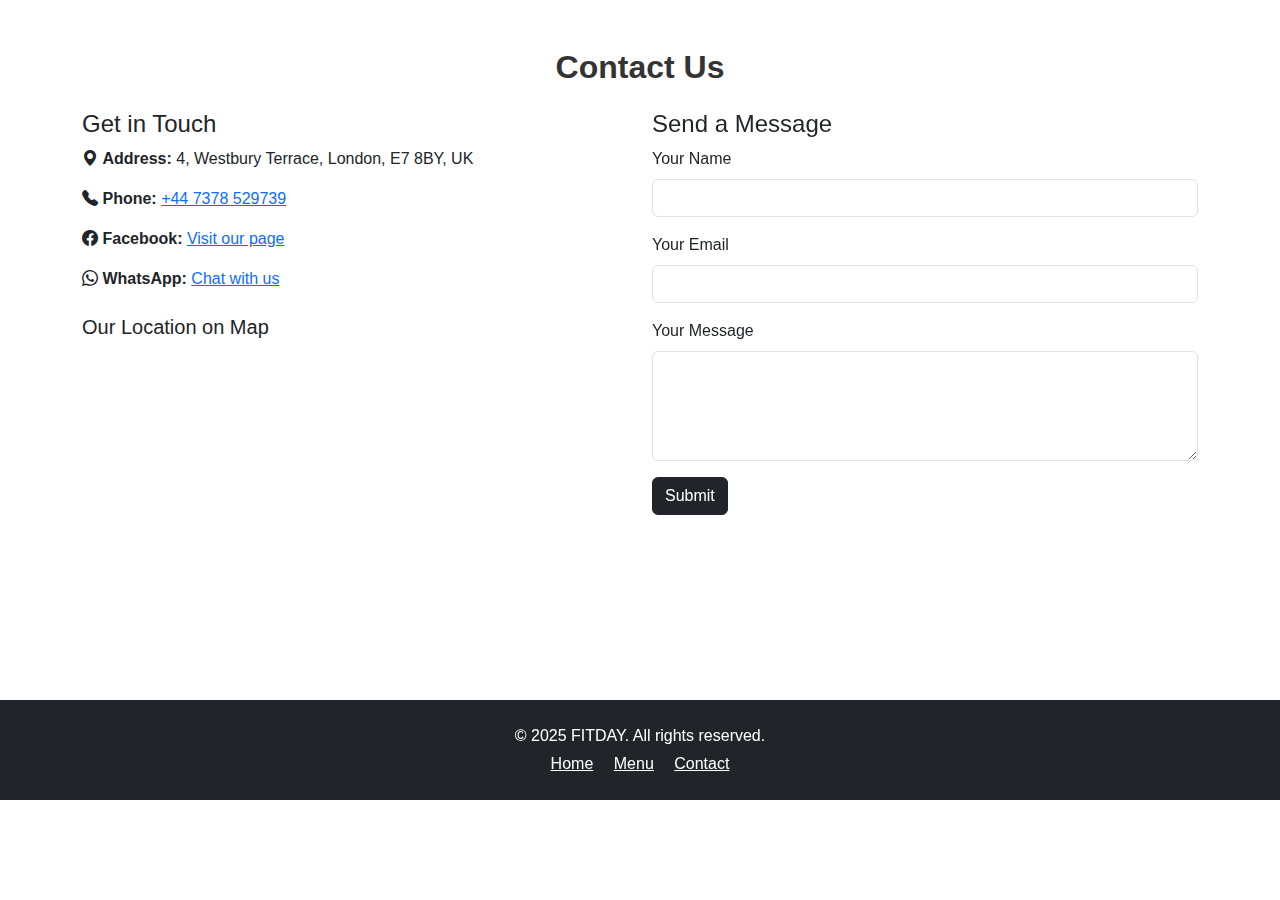
<file: index.html>
<!DOCTYPE html>
<html lang="en">
<head>
  <meta charset="UTF-8" />
  <meta name="viewport" content="width=device-width, initial-scale=1.0"/>
  <title>Contact Us - FITDAY</title>

  <link href="https://cdn.jsdelivr.net/npm/bootstrap@5.3.7/dist/css/bootstrap.min.css" rel="stylesheet"/>
  <link href="https://cdn.jsdelivr.net/npm/bootstrap-icons@1.10.5/font/bootstrap-icons.css" rel="stylesheet"/>
  <link rel="stylesheet" href="style.css"/>

  <script src="https://cdn.jsdelivr.net/npm/bootstrap@5.3.7/dist/js/bootstrap.bundle.min.js"></script>
</head>
<body>

<section class="py-5">
  <div class="container">
    <h2 class="text-center mb-4">Contact Us</h2>

    <div class="row g-4">
      <!-- Contact Info -->
      <div class="col-md-6">
        <h4>Get in Touch</h4>
        <p><i class="bi bi-geo-alt-fill"></i> <strong>Address:</strong> 4, Westbury Terrace, London, E7 8BY, UK</p>
        <p><i class="bi bi-telephone-fill"></i> <strong>Phone:</strong> <a href="tel:+447378529739">+44 7378 529739</a></p>
        <p><i class="bi bi-facebook"></i> <strong>Facebook:</strong> <a href="https://www.facebook.com/share/1AjSb1YmyS/" target="_blank">Visit our page</a></p>
        <p><i class="bi bi-whatsapp"></i> <strong>WhatsApp:</strong> <a href="https://wa.me/447378529739" target="_blank">Chat with us</a></p>

        <!-- Map Embed -->
        <div class="mt-4">
          <h5>Our Location on Map</h5>
          <iframe src="https://www.google.com/maps?q=4,+Westbury+Terrace,+London,+E7+8BY,+UK&output=embed"
                  width="100%" height="250" frameborder="0" style="border:0;" allowfullscreen></iframe>
        </div>
      </div>

      <!-- Contact Form -->
      <div class="col-md-6">
        <h4>Send a Message</h4>
        <form id="contactForm">
          <div class="mb-3">
            <label for="name" class="form-label">Your Name</label>
            <input type="text" class="form-control" id="name" required/>
          </div>
          <div class="mb-3">
            <label for="email" class="form-label">Your Email</label>
            <input type="email" class="form-control" id="email" required/>
          </div>
          <div class="mb-3">
            <label for="message" class="form-label">Your Message</label>
            <textarea class="form-control" id="message" rows="4" required></textarea>
          </div>
          <button type="submit" class="btn btn-dark">Submit</button>
        </form>
        <div id="formSuccess" class="alert alert-success mt-3 d-none">Thank you! We’ll be in touch soon.</div>
      </div>
    </div>
  </div>
</section>

<footer class="bg-dark text-white text-center py-4 mt-5">
  <div class="container">
    <p class="mb-1">© 2025 FITDAY. All rights reserved.</p>
    <p class="mb-0">
      <a href="index.html#home" class="text-white me-3">Home</a>
      <a href="index.html#menu" class="text-white me-3">Menu</a>
      <a href="contact.html" class="text-white">Contact</a>
    </p>
  </div>
</footer>

<script>
// Contact Form Handler
document.getElementById('contactForm').addEventListener('submit', function(e) {
  e.preventDefault();
  document.getElementById('formSuccess').classList.remove('d-none');
  this.reset();
});
</script>

</body>
</html>
</file>
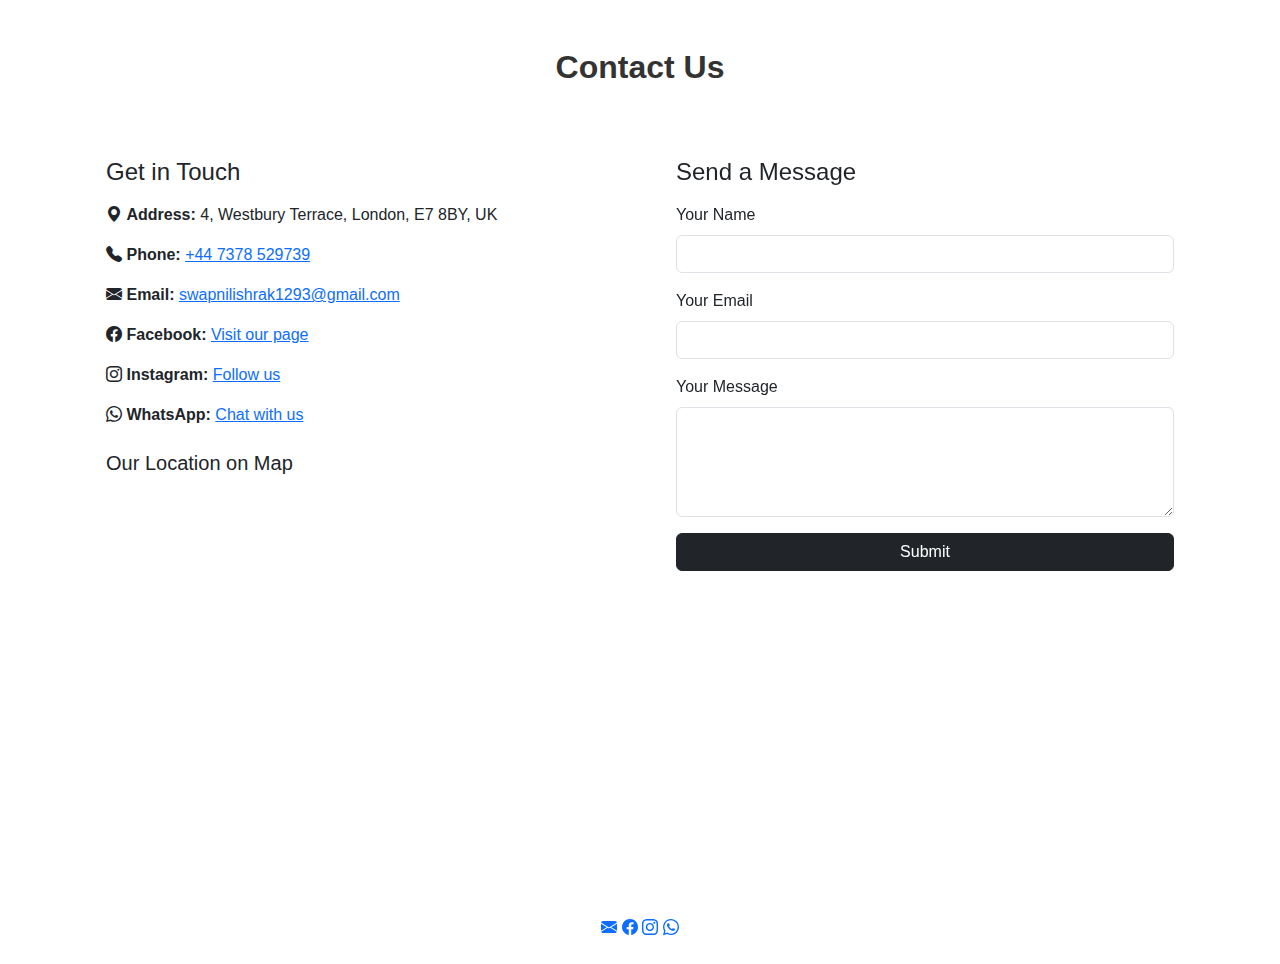
<file: swapnil/index.html>
<!DOCTYPE html>
<html lang="en">
<head>
  <meta charset="UTF-8"/>
  <meta name="viewport" content="width=device-width, initial-scale=1.0"/>
  <title>Contact Us - FITDAY</title>

  <!-- Bootstrap & Icons -->
  <link href="https://cdn.jsdelivr.net/npm/bootstrap@5.3.7/dist/css/bootstrap.min.css" rel="stylesheet"/>
  <link href="https://cdn.jsdelivr.net/npm/bootstrap-icons@1.10.5/font/bootstrap-icons.css" rel="stylesheet"/>
  <link rel="stylesheet" href="/swapnil/style.css"/>
  
  <script src="https://cdn.jsdelivr.net/npm/bootstrap@5.3.7/dist/js/bootstrap.bundle.min.js"></script>
</head>
<body>

<section class="py-5">
  <div class="container">
    <h2 class="text-center mb-5">Contact Us</h2>

    <div class="row g-4">
      <!-- Contact Info Card -->
      <div class="col-md-6">
        <div class="contact-card p-4 h-100">
          <h4 class="mb-3">Get in Touch</h4>
          <p><i class="bi bi-geo-alt-fill"></i> <strong>Address:</strong> 4, Westbury Terrace, London, E7 8BY, UK</p>
          <p><i class="bi bi-telephone-fill"></i> <strong>Phone:</strong> <a href="tel:+447378529739">+44 7378 529739</a></p>
          <p><i class="bi bi-envelope-fill"></i> <strong>Email:</strong> <a href="mailto:swapnilishrak1293@gmail.com">swapnilishrak1293@gmail.com</a></p>
          <p><i class="bi bi-facebook"></i> <strong>Facebook:</strong> <a href="https://www.facebook.com/share/1AjSb1YmyS/" target="_blank">Visit our page</a></p>
          <p><i class="bi bi-instagram"></i> <strong>Instagram:</strong> <a href="https://www.instagram.com/sheikh_ishrak?igsh=MTEwemFpbm05dnM0Mw==" target="_blank">Follow us</a></p>
          <p><i class="bi bi-whatsapp"></i> <strong>WhatsApp:</strong> <a href="https://wa.me/447378529739" target="_blank">Chat with us</a></p>

          <div class="mt-4">
            <h5>Our Location on Map</h5>
            <iframe src="https://www.google.com/maps?q=4,+Westbury+Terrace,+London,+E7+8BY,+UK&output=embed"
                    width="100%" height="250" frameborder="0" allowfullscreen></iframe>
          </div>
        </div>
      </div>

      <!-- Contact Form Card -->
      <div class="col-md-6">
        <div class="contact-card p-4 h-100">
          <h4 class="mb-3">Send a Message</h4>
          <form id="contactForm">
            <div class="mb-3">
              <label for="name" class="form-label">Your Name</label>
              <input type="text" class="form-control" id="name" required/>
            </div>
            <div class="mb-3">
              <label for="email" class="form-label">Your Email</label>
              <input type="email" class="form-control" id="email" required/>
            </div>
            <div class="mb-3">
              <label for="message" class="form-label">Your Message</label>
              <textarea class="form-control" id="message" rows="4" required></textarea>
            </div>
            <button type="submit" class="btn btn-dark w-100">Submit</button>
          </form>
          <div id="formSuccess" class="alert alert-success mt-3 d-none">Thank you! We’ll be in touch soon.</div>
        </div>
      </div>
    </div>
  </div>
</section>

<!-- Footer -->
<footer class="text-white text-center py-4 mt-5">
  <div class="container">
    <p class="mb-2">© 2025 FITDAY. All rights reserved.</p>
    <div>
      <a href="mailto:swapnilishrak1293@gmail.com" class="email"><i class="bi bi-envelope-fill"></i></a>
      <a href="https://www.facebook.com/share/1AjSb1YmyS/" target="_blank" class="facebook"><i class="bi bi-facebook"></i></a>
      <a href="https://www.instagram.com/sheikh_ishrak?igsh=MTEwemFpbm05dnM0Mw==" target="_blank" class="instagram"><i class="bi bi-instagram"></i></a>
      <a href="https://wa.me/447378529739" target="_blank" class="whatsapp"><i class="bi bi-whatsapp"></i></a>
    </div>
  </div>
</footer>

<script>
// Contact Form Handler
document.getElementById('contactForm').addEventListener('submit', function(e) {
  e.preventDefault();
  document.getElementById('formSuccess').classList.remove('d-none');
  this.reset();
});
</script>

</body>
</html>
</file>
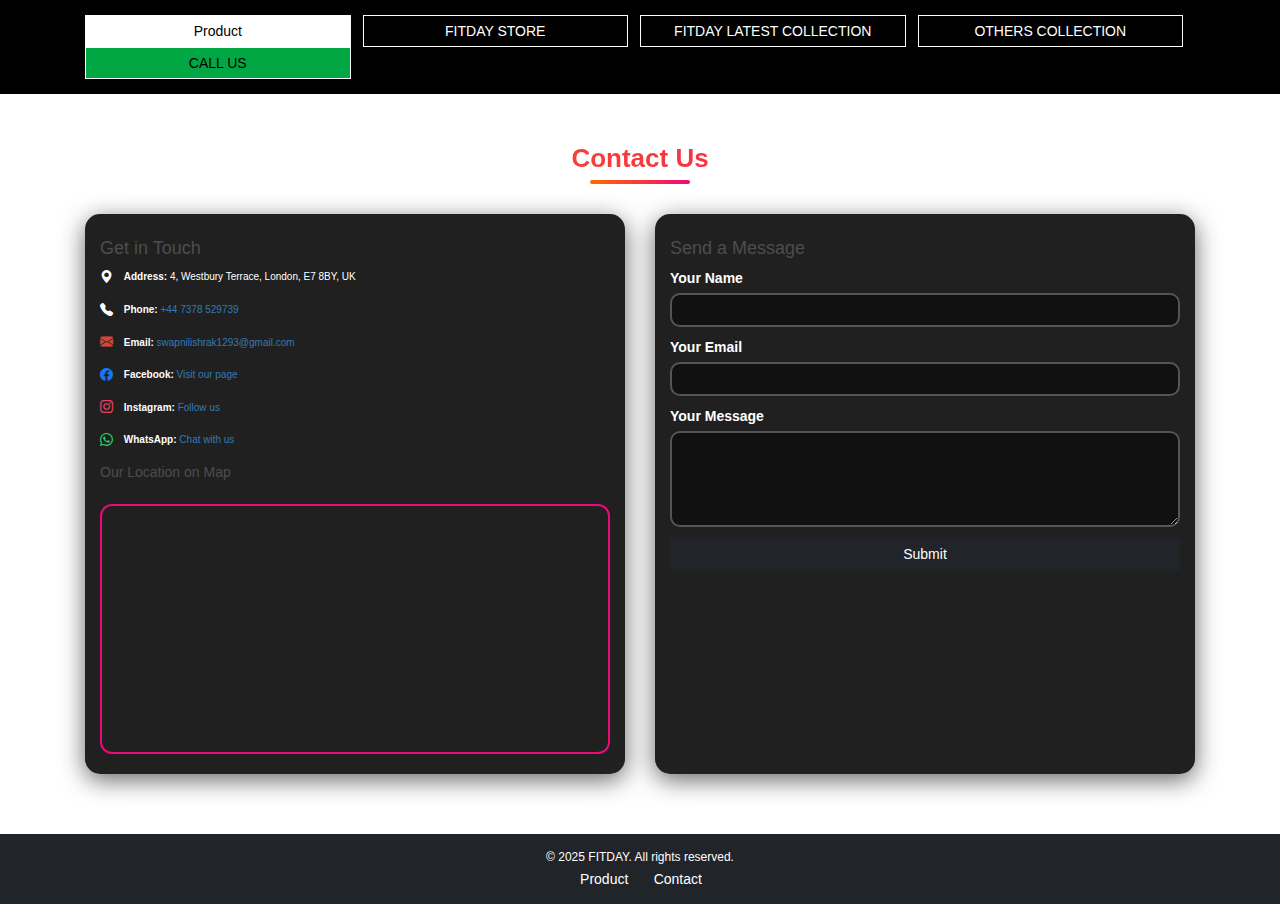
<file: iftekar/FITDAY-main/swapnil/index.html>
<!DOCTYPE html>
<html lang="en">
<head>
  <meta charset="UTF-8"/>
  <meta name="viewport" content="width=device-width, initial-scale=1.0"/>
  <title>Contact Us - FITDAY</title>

  <!-- Bootstrap & Icons -->
  <link href="https://cdn.jsdelivr.net/npm/bootstrap@5.3.7/dist/css/bootstrap.min.css" rel="stylesheet"/>
  <link href="https://cdn.jsdelivr.net/npm/bootstrap-icons@1.10.5/font/bootstrap-icons.css" rel="stylesheet"/>
  <link rel="stylesheet" href="style.css"/>
  

  <script src="https://cdn.jsdelivr.net/npm/bootstrap@5.3.7/dist/js/bootstrap.bundle.min.js"></script>
<link href="https://cdn.jsdelivr.net/npm/bootstrap@5.3.7/dist/css/bootstrap.min.css" rel="stylesheet" />

  <script src="https://cdn.jsdelivr.net/npm/bootstrap@5.3.7/dist/js/bootstrap.bundle.min.js"></script>

  <link rel="stylesheet" href="style.css">
    <meta charset="UTF-8" />
    <meta name="viewport" content="width=device-width, initial-scale=1.0" />
    <title>Fit Day-- Home</title>
    <link rel="stylesheet" href="../home-css/bootstrap.min.css" />
    <link rel="stylesheet" href="../home-css/style.css" />
</head>
<body>
       
<section id="fitday-store-home" class="fitday-store-home">
      <div class="container">
        <div class="row">
          <div class="col-sm-12">
            <div class="div_nav_iftekar">
              <ul>
                <li><a href="#">Product</a></li>
                <li><a href="#">FITDAY STORE</a></li>
                <li><a href="#">FITDAY LATEST COLLECTION</a></li>
                <li><a href="#">OTHERS COLLECTION</a></li>
                <li><a href="tel:00-000000000">CALL US</a></li>
                  

              </ul>
            </div>
          </div>
        </div>
      </div>
    </section>


<section class="py-5">
  <div class="container">
    <h2 class="text-center mb-5">Contact Us</h2>

    <div class="row g-4">
      <!-- Contact Info Card -->
      <div class="col-md-6">
        <div class="contact-card p-4 h-100">
          <h4 class="mb-3">Get in Touch</h4>
          <p><i class="bi bi-geo-alt-fill"></i> <strong>Address:</strong> 4, Westbury Terrace, London, E7 8BY, UK</p>
          <p><i class="bi bi-telephone-fill"></i> <strong>Phone:</strong> <a href="tel:+447378529739">+44 7378 529739</a></p>
          <p><i class="bi bi-envelope-fill"></i> <strong>Email:</strong> <a href="mailto:swapnilishrak1293@gmail.com">swapnilishrak1293@gmail.com</a></p>
          <p><i class="bi bi-facebook"></i> <strong>Facebook:</strong> <a href="https://www.facebook.com/share/1AjSb1YmyS/" target="_blank">Visit our page</a></p>
          <p><i class="bi bi-instagram"></i> <strong>Instagram:</strong> <a href="https://www.instagram.com/sheikh_ishrak?igsh=MTEwemFpbm05dnM0Mw==" target="_blank">Follow us</a></p>
          <p><i class="bi bi-whatsapp"></i> <strong>WhatsApp:</strong> <a href="https://wa.me/447378529739" target="_blank">Chat with us</a></p>

          <div class="mt-4">
            <h5>Our Location on Map</h5>
            <iframe src="https://www.google.com/maps?q=4,+Westbury+Terrace,+London,+E7+8BY,+UK&output=embed"
                    width="100%" height="250" frameborder="0" allowfullscreen></iframe>
          </div>
        </div>
      </div>

      <!-- Contact Form Card -->
      <div class="col-md-6">
        <div class="contact-card p-4 h-100">
          <h4 class="mb-3">Send a Message</h4>
          <form id="contactForm">
            <div class="mb-3">
              <label for="name" class="form-label">Your Name</label>
              <input type="text" class="form-control" id="name" required/>
            </div>
            <div class="mb-3">
              <label for="email" class="form-label">Your Email</label>
              <input type="email" class="form-control" id="email" required/>
            </div>
            <div class="mb-3">
              <label for="message" class="form-label">Your Message</label>
              <textarea class="form-control" id="message" rows="4" required></textarea>
            </div>
            <button type="submit" class="btn btn-dark w-100">Submit</button>
          </form>
          <div id="formSuccess" class="alert alert-success mt-3 d-none">Thank you! We’ll be in touch soon.</div>
        </div>
      </div>
    </div>
  </div>
</section>


<footer class="bg-dark text-white text-center py-4 mt-5">
  <div class="container">
    <p class="mb-1">© 2025 FITDAY. All rights reserved.</p>
    <p class="mb-0">
      <a href="index.html#Product" class="text-white me-3">Product</a>
      <a href="index.html#contact" class="text-white me-3">Contact</a>
      
    </p>
  </div>
</footer>


<script>
// Contact Form Handler
document.getElementById('contactForm').addEventListener('submit', function(e) {
  e.preventDefault();
  document.getElementById('formSuccess').classList.remove('d-none');
  this.reset();
});
</script>

</body>
</html>
</file>
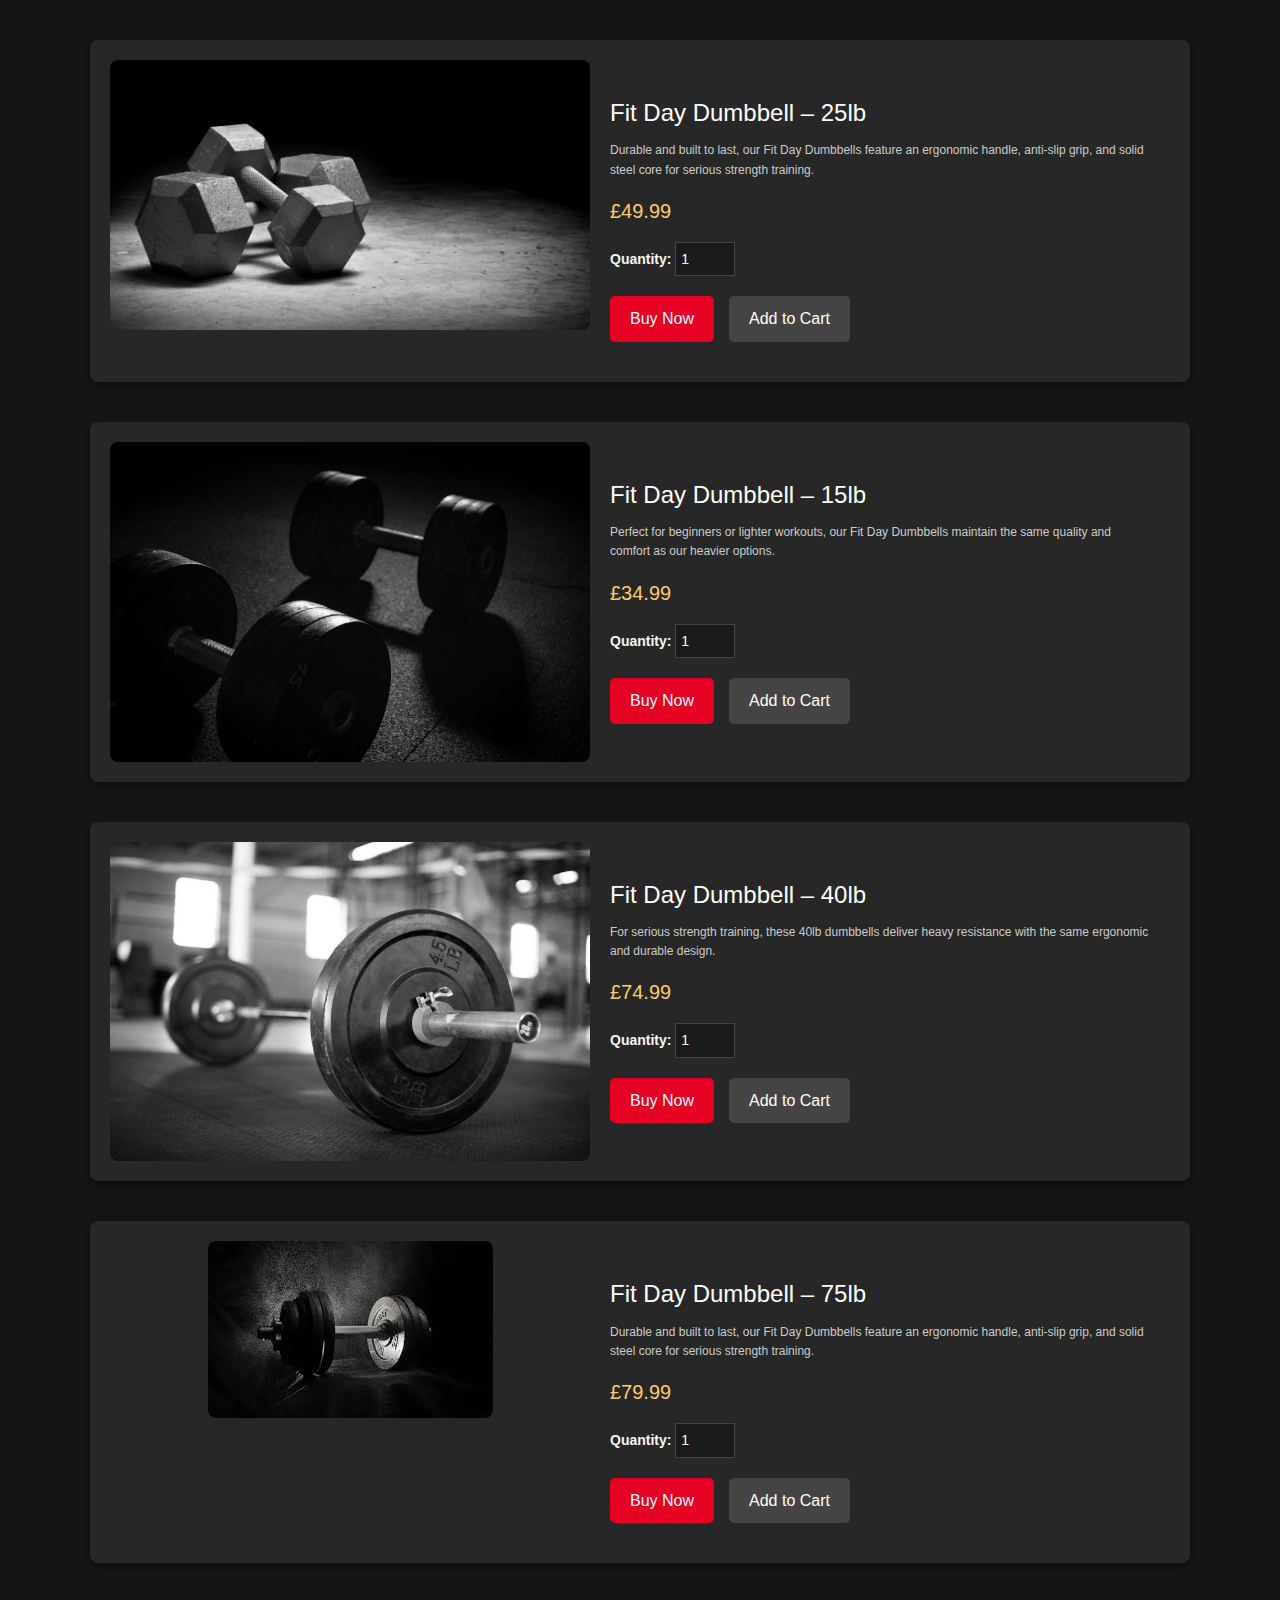
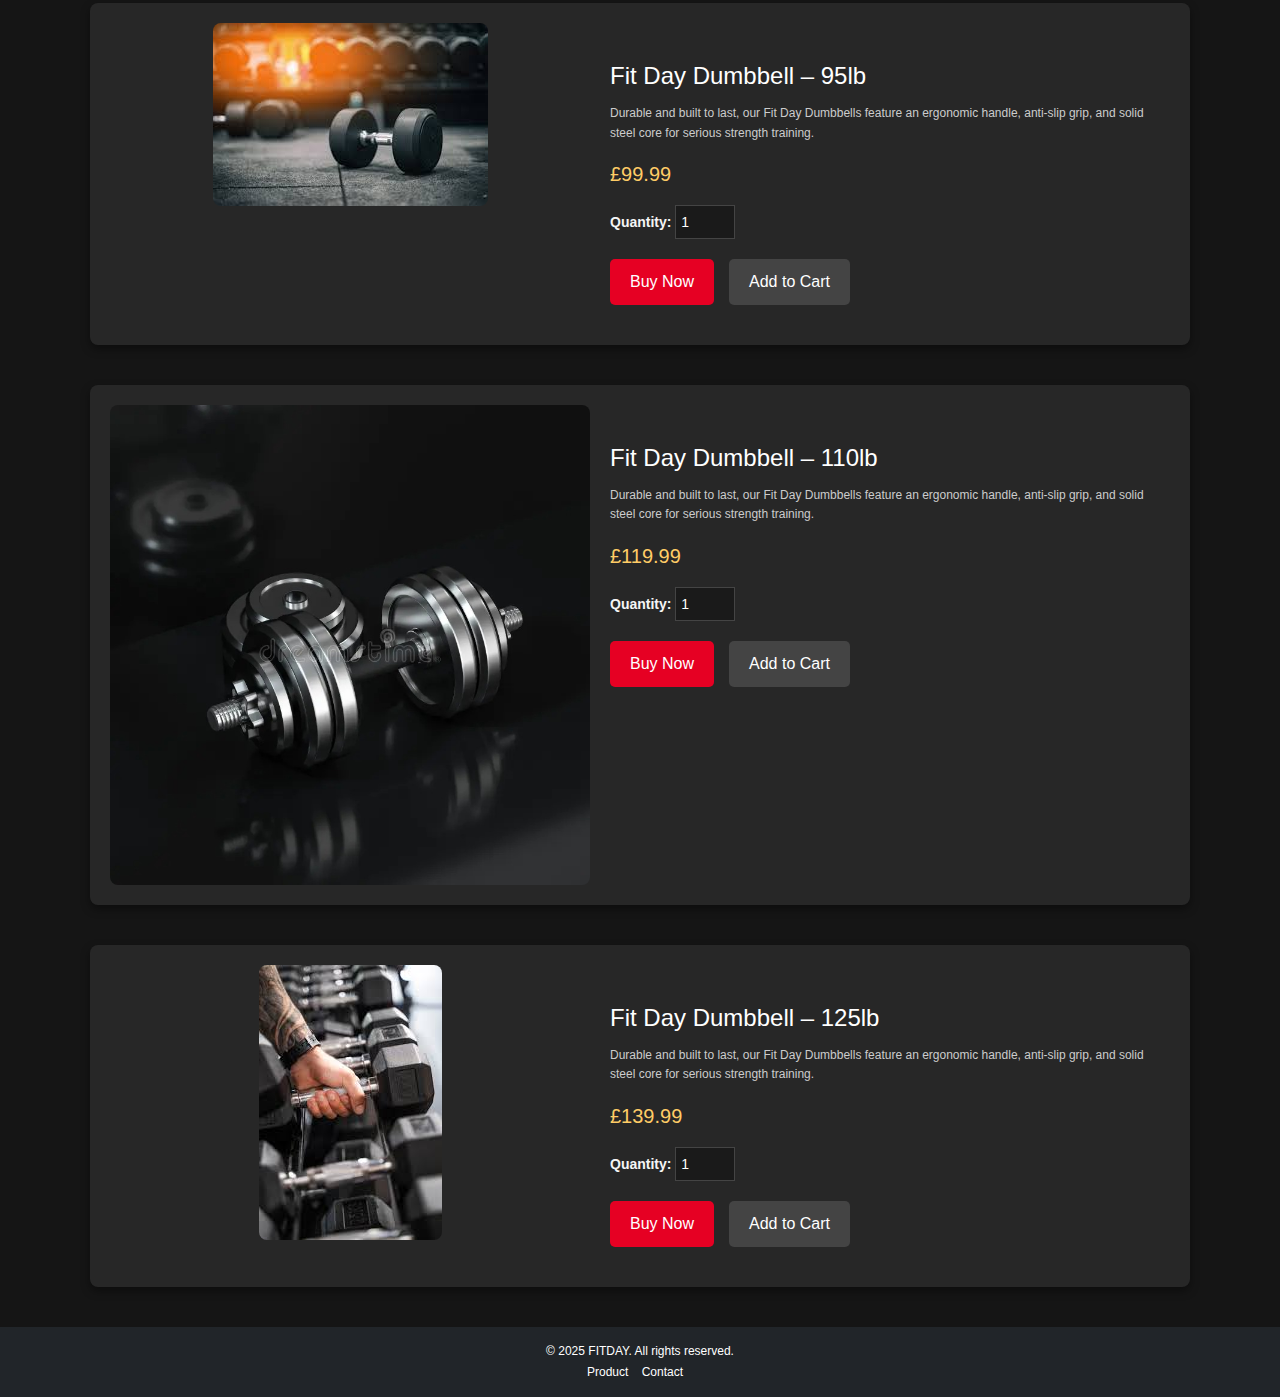
<file: iftekar/FITDAY-main/moffozol/index.cw2.html>
<!DOCTYPE html>

<html lang="en">

    <head>
    <meta charset="UTF-8">
    <meta name="viewport" content="width=device-width, initial-scale=1.0">
    <title>Fit Day – Dumbbells</title>
  
    
  <link href="https://cdn.jsdelivr.net/npm/bootstrap@5.3.7/dist/css/bootstrap.min.css" rel="stylesheet" />

  <script src="https://cdn.jsdelivr.net/npm/bootstrap@5.3.7/dist/js/bootstrap.bundle.min.js"></script>

  
    <meta charset="UTF-8" />
    <meta name="viewport" content="width=device-width, initial-scale=1.0" />
    <title>Fit Day-- Home</title>
    <link rel="stylesheet" href="../home-css/bootstrap.min.css" />
    <link rel="stylesheet" href="../home-css/style.css" />
    <link rel="stylesheet" href="moffo.css" />
</head>
<body>

<main class="products-wrapper">
    <!-- Product 1 -->
    <div class="product-container">
        <div class="product-image">
            <img src="mf1.jpg" alt="Fit Day Dumbbell 25lb">
        </div>
        <div class="product-details">
            <h2>Fit Day Dumbbell – 25lb</h2>
            <p class="description">
                Durable and built to last, our Fit Day Dumbbells feature an ergonomic handle, anti-slip grip, and solid steel core for serious strength training.
            </p>
            <p class="price">£49.99</p>
            <label for="quantity1">Quantity:</label>
            <input type="number" id="quantity1" name="quantity" min="1" max="10" value="1">
            <div class="buttons">
                <button class="buy">Buy Now</button>
                <button class="cart">Add to Cart</button>
            </div>
        </div>
    </div>

    <!-- Product 2 -->
    <div class="product-container">
        <div class="product-image">
            <img src="mf2.jpg" alt="Fit Day Dumbbell 15lb">
        </div>
        <div class="product-details">
            <h2>Fit Day Dumbbell – 15lb</h2>
            <p class="description">
                Perfect for beginners or lighter workouts, our Fit Day Dumbbells maintain the same quality and comfort as our heavier options.
            </p>
            <p class="price">£34.99</p>
            <label for="quantity2">Quantity:</label>
            <input type="number" id="quantity2" name="quantity" min="1" max="10" value="1">
            <div class="buttons">
                <button class="buy">Buy Now</button>
                <button class="cart">Add to Cart</button>
            </div>
        </div>
    </div>

    <!-- Product 3 -->
    <div class="product-container">
        <div class="product-image">
            <img src="mf3.jpg" alt="HexaFit Dumbbell 40lb">
        </div>
        <div class="product-details">
            <h2>Fit Day Dumbbell – 40lb</h2>
            <p class="description">
                For serious strength training, these 40lb dumbbells deliver heavy resistance with the same ergonomic and durable design.
            </p>
            <p class="price">£74.99</p>
            <label for="quantity3">Quantity:</label>
            <input type="number" id="quantity3" name="quantity" min="1" max="10" value="1">
            <div class="buttons">
                <button class="buy">Buy Now</button>
                <button class="cart">Add to Cart</button>
            </div>
        </div>
    </div> 

     <!-- Product 4 -->
    <div class="product-container">
        <div class="product-image">
            <img src="mf4.jpg" alt="Fit Day Dumbbell 75lb">
        </div>
        <div class="product-details">
            <h2>Fit Day Dumbbell – 75lb</h2>
            <p class="description">
                Durable and built to last, our Fit Day Dumbbells feature an ergonomic handle, anti-slip grip, and solid steel core for serious strength training.
            </p>
            <p class="price">£79.99</p>
            <label for="quantity1">Quantity:</label>
            <input type="number" id="quantity1" name="quantity" min="1" max="10" value="1">
            <div class="buttons">
                <button class="buy">Buy Now</button>
                <button class="cart">Add to Cart</button>
            </div>
        </div>
    </div>

         <!-- Product 5 -->
    <div class="product-container">
        <div class="product-image">
            <img src="mf5.jpg" alt="Fit Day Dumbbell 95lb">
        </div>
        <div class="product-details">
            <h2>Fit Day Dumbbell – 95lb</h2>
            <p class="description">
                Durable and built to last, our Fit Day Dumbbells feature an ergonomic handle, anti-slip grip, and solid steel core for serious strength training.
            </p>
            <p class="price">£99.99</p>
            <label for="quantity1">Quantity:</label>
            <input type="number" id="quantity1" name="quantity" min="1" max="10" value="1">
            <div class="buttons">
                <button class="buy">Buy Now</button>
                <button class="cart">Add to Cart</button>
            </div>
        </div>
    </div>

    <!-- Product 6 -->
    <div class="product-container">
        <div class="product-image">
            <img src="mf6.jpg" alt="Fit Day Dumbbell 95lb">
        </div>
        <div class="product-details">
            <h2>Fit Day Dumbbell – 110lb</h2>
            <p class="description">
                Durable and built to last, our Fit Day Dumbbells feature an ergonomic handle, anti-slip grip, and solid steel core for serious strength training.
            </p>
            <p class="price">£119.99</p>
            <label for="quantity1">Quantity:</label>
            <input type="number" id="quantity1" name="quantity" min="1" max="10" value="1">
            <div class="buttons">
                <button class="buy">Buy Now</button>
                <button class="cart">Add to Cart</button>
            </div>
        </div>
    </div>

             <!-- Product 7 -->
    <div class="product-container">
        <div class="product-image">
            <img src="mf7.jpg" alt="Fit Day Dumbbell 95lb">
        </div>
        <div class="product-details">
            <h2>Fit Day Dumbbell – 125lb</h2>
            <p class="description">
                Durable and built to last, our Fit Day Dumbbells feature an ergonomic handle, anti-slip grip, and solid steel core for serious strength training.
            </p>
            <p class="price">£139.99</p>
            <label for="quantity1">Quantity:</label>
            <input type="number" id="quantity1" name="quantity" min="1" max="10" value="1">
            <div class="buttons">
                <button class="buy">Buy Now</button>
                <button class="cart">Add to Cart</button>
            </div>
        </div>
    </div>
</main>
 <footer class="bg-dark text-white text-center py-4 mt-5">
    <div class="container">
      <p class="mb-1">© 2025 FITDAY. All rights reserved.</p>
      <p class="mb-0">
        <a href="#Product" class="text-white me-3">Product</a>
        <a href="#contact" class="text-white me-3">Contact</a>
      
      </p>
    </div>
    </footer>



</body>
</html>
</file>
<file: style.css>
body {
  font-family: 'Segoe UI', Tahoma, Geneva, Verdana, sans-serif;
}

section h2 {
  font-weight: bold;
  color: #333;
}

form label {
  font-weight: 500;
}

footer a:hover {
  text-decoration: underline;
}
</file>
<file: swapnil/style.css>
body {
  font-family: 'Segoe UI', Tahoma, Geneva, Verdana, sans-serif;
}

section h2 {
  font-weight: bold;
  color: #333;
}

form label {
  font-weight: 500;
}

footer a:hover {
  text-decoration: underline;
}
</file>
<file: iftekar/FITDAY-main/swapnil/style.css>
/* ===== General Page Style ===== */
body {
  font-family: 'Segoe UI', Tahoma, Geneva, Verdana, sans-serif;
  background: #000; /* Full black background */
  color: #eee; /* Light text for contrast */
  margin: 0;
  padding: 0;
}

/* Navbar adjustments */
.navbar {
  padding: 0.4rem 1rem;  /* Reduce vertical padding */
}

/* Logo size */
.navbar-brand img {
  height: 100px;   /* Smaller logo height */
  width: auto;
  object-fit: contain;
  margin-right: 18px;
  vertical-align: middle;
}

/* Navbar links font size smaller */
.navbar-nav .nav-link {
  font-size: 0.9rem;   /* Slightly smaller text */
  padding: 0.4rem 0.8rem;
}

/* Mobile toggler size */
.navbar-toggler {
  padding: 0.25rem 0.5rem;
}

/* Section Title */
section h2 {
  font-weight: bold;
  font-size: 2.6rem;
  text-align: center;
  background: linear-gradient(90deg, #ff6a00, #ee0979);
  -webkit-background-clip: text;
  -webkit-text-fill-color: transparent;
}

section h2::after {
  content: "";
  display: block;
  width: 100px;
  height: 4px;
  background: linear-gradient(90deg, #ff6a00, #ee0979);
  margin: 0.7rem auto 0;
  border-radius: 2px;
}

/* Contact Cards */
.contact-card {
  background: rgba(20, 20, 20, 0.95);
  border-radius: 15px;
  box-shadow: 0 6px 25px rgba(0,0,0,0.6);
  transition: transform 0.3s ease, box-shadow 0.3s ease;
}

.contact-card:hover {
  transform: translateY(-6px);
  box-shadow: 0 10px 30px rgba(0,0,0,0.8);
}

/* Contact Info */
.contact-card p {
  font-size: 1rem;
  margin-bottom: 14px;
  color: #fff;
}

.contact-card i {
  font-size: 1.3rem;
  vertical-align: middle;
  margin-right: 8px;
}

/* Social Links */
.contact-card a {
  font-weight: 500;
  text-decoration: none;
  transition: opacity 0.3s ease;
}

.contact-card a:hover {
  opacity: 0.8;
}

/* Brand Colors for Icons */
.bi-facebook { color: #1877F2; }  
.bi-instagram { color: #E4405F; } 
.bi-envelope-fill { color: #D44638; } 
.bi-whatsapp { color: #25D366; }  

/* Map */
iframe {
  border-radius: 12px;
  margin-top: 14px;
  border: 2px solid #ee0979;
}

/* Form */
form label {
  font-weight: 600;
  color: #fff;
}

form .form-control {
  border-radius: 10px;
  border: 2px solid #555;
  background: #111;
  color: #eee;
  transition: border-color 0.3s, box-shadow 0.3s;
}

form .form-control:focus {
  border-color: #ee0979;
  box-shadow: 0 0 8px rgba(238,9,121,0.6);
  background: #222;
}

form button {
  border-radius: 10px;
  padding: 0.75rem;
  font-weight: 600;
  background: linear-gradient(90deg, #ff6a00, #ee0979);
  border: none;
  color: #fff;
  transition: transform 0.2s, opacity 0.3s;
}

form button:hover {
  opacity: 0.95;
  transform: scale(1.05);
}

/* Success Message */
#formSuccess {
  border-radius: 10px;
  font-weight: 500;
  background: linear-gradient(90deg, #28a745, #20c997);
  color: #fff;
  border: none;
}

/* Footer */
footer {
  background: #111;
  padding: 1.5rem 0;
  color: #ccc;
}

footer p {
  margin: 0;
}

footer a {
  margin: 0 12px;
  font-size: 1.4rem;
  transition: opacity 0.3s ease;
}

footer a:hover {
  opacity: 0.8;
}

footer .facebook { color: #1877F2; }
footer .instagram { color: #E4405F; }
footer .email { color: #D44638; }
footer .whatsapp { color: #25D366; }
</file>
<file: iftekar/FITDAY-main/home-css/style.css>
* {
  margin: 0;
  padding: 0;
}
body {
  font-family: "Open Sans", sans-serif;
  font-weight: 400;
  color: #4d4d4d;
}
img {
  max-width: 100%;
  height: auto;
}
.solve {
  overflow: hidden;
}
.floatleft {
  float: left;
}
.floatright {
  float: right;
}
p {
  font-size: 12px;
}
a {
  transition: 0.5s;
  -moz-transition: 0.5s;
  -webkit-transition: 0.5s;
  -o-transition: 0.5s;
  -ms-transition: 0.5s;
}

.ditails_of_product img {
  height: auto;
  width: 100%;
}
.product_anchor a {
  background: #000000 none repeat scroll 0 0;
  color: #fff;
  display: block;
  font-size: 18px;
  margin: 10px 0;
  padding: 10px 0;
}

.div_nav_iftekar ul {
  margin: 0;
  padding: 0;
  list-style: none;
}
.div_nav_iftekar ul li {
  float: left;
  text-align: center;
  width: 25%;
}
.div_nav_iftekar ul li a {
  background: #000000 none repeat scroll 0 0;
  border: 1px solid #fff;
  color: #fff;
  display: block;
  margin: 0 12px 0 0;
  padding: 5px 0;
  text-align: center;
}
.div_nav_iftekar ul li:first-child a {
  background: #ffffff;
  color: #000000;
}
.div_nav_iftekar ul li:last-child a {
  background: #00a743;
  color: #000000;
}

.fitday-store-home {
  background: #000000 none repeat scroll 0 0;
  padding: 15px 0;
}

.ditails_of_product {
  margin-bottom: 15px;
  position: relative;
}

.single-characters-small-inner-text {
  height: 100%;
  left: 0;
  position: absolute;
  top: 0;
  width: 100%;
  z-index: 1;
  overflow: hidden;
}
.single-characters-small-inner-text::before {
  background: #fff none repeat scroll 0 0;
  content: "";
  height: 100%;
  left: 0;
  opacity: 0.9;
  position: absolute;
  top: 0;
  transform: scale(0);
  -moz-transform: scale(0);
  -webkit-transform: scale(0);
  -o-transform: scale(0);
  -ms-transform: scale(0);
  width: 100%;
  transition: 0.6s;
  -moz-transition: 0.6s;
  -webkit-transition: 0.6s;
  -ms-transition: 0.6s;
  -o-transition: 0.6s;
}
.ditails_of_product:hover .single-characters-small-inner-text::before {
  transform: scale(1);
}

.single_masonary_content h2 {
  font-size: 14px;
  font-weight: bold;
  margin: 0;
}
.single_masonary_content p {
  font-size: 12px;
  margin: 0;
}
.single_masonary_content {
  left: 50%;
  position: absolute;
  top: 50%;
  transform: translate(-50%, -50%);
  -moz-transform: translate(-50%, -50%);
  -webkit-transform: translate(-50%, -50%);
  -o-transform: translate(-50%, -50%);
  -ms-transform: translate(-50%, -50%);
  z-index: 999;
  width: 100%;
  color: #000000;
  text-align: center;
  padding: 0 10px;
}
.single_masonary_content {
  display: none;
}
.ditails_of_product:hover .single_masonary_content {
  display: block;
}
.single_masonary_content a {
  background: #00a743 none repeat scroll 0 0;
  color: #fff;
  display: inline-block;
  font-weight: bold;
  margin-top: 15px;
  padding: 10px 30px;
}
.single_masonary_content a:hover {
  text-decoration: none;
}

.fitday_contact_inner a {
  border: 2px solid #ddd;
  color: #565656;
  display: inline-block;
  font-weight: bold;
  padding: 10px 20px;
}
.fitday_contact {
  padding: 40px 0;
}
.fitday_contact_inner_text_con p {
  color: #565656;
}
</file>
<file: iftekar/FITDAY-main/moffozol/moffo.css>
/* Reset */
* {
    margin: 0;
    padding: 0;
    box-sizing: border-box;
}

/* Global dark mode */
body {
    font-family: Arial, sans-serif;
    background-color: #151515;
    color: #f5f5f5; /* Light text for readability */
    line-height: 1.6;
}

/* Header */
header {
    background-color: #111;
    color: #fff;
    padding: 20px;
    text-align: center;
}

header h1 {
    margin-bottom: 10px;
}

nav a {
    color: #fff;
    margin: 0 15px;
    text-decoration: none;
}

/* Product container */
.product-container {
    display: flex;
    flex-wrap: wrap;
    max-width: 1100px;
    margin: 40px auto;
    padding: 20px;
    background: #272727;
    border-radius: 8px;
    box-shadow: 0 4px 10px rgba(0,0,0,0.4);
}

.product-image {
    flex: 1 1 300px;
    text-align: center;
}

.product-image img {
    max-width: 100%;
    height: auto;
    border-radius: 8px;
}

/* Product details */
.product-details {
    flex: 1 1 400px;
    padding: 20px;
}

.product-details h2 {
    margin-bottom: 15px;
    font-size: 24px;
    color: #ffffff;
}

.description {
    margin-bottom: 15px;
    color: #cccccc;
}

.price {
    font-size: 20px;
    color: #ffcc66;
    margin-bottom: 15px;
}

label {
    font-weight: bold;
    color: #f5f5f5;
}

input[type="number"] {
    width: 60px;
    padding: 5px;
    margin-bottom: 20px;
    background: #1a1a1a;
    color: #fff;
    border: 1px solid #444;
}

/* Buttons */
.buttons {
    display: flex;
    gap: 15px;
}

button {
    padding: 10px 20px;
    border: none;
    border-radius: 5px;
    cursor: pointer;
    font-size: 16px;
}

.buy {
    background-color: #e60023;
    color: white;
}

.cart {
    background-color: #444;
    color: white;
}

.buy:hover {
    background-color: #ff0033;
}

.cart:hover {
    background-color: #555;
}

/* Footer */
footer {
    text-align: center;
    padding: 20px;
    background-color: #111;
    color: white;
    margin-top: 40px;
}

/* Responsive */
@media (max-width: 768px) {
    .product-container {
        flex-direction: column;
        align-items: center;
    }
    .product-details {
        text-align: center;
    }
    .buttons {
        flex-direction: column;
        width: 100%;
    }
    button {
        width: 100%;
</file>
